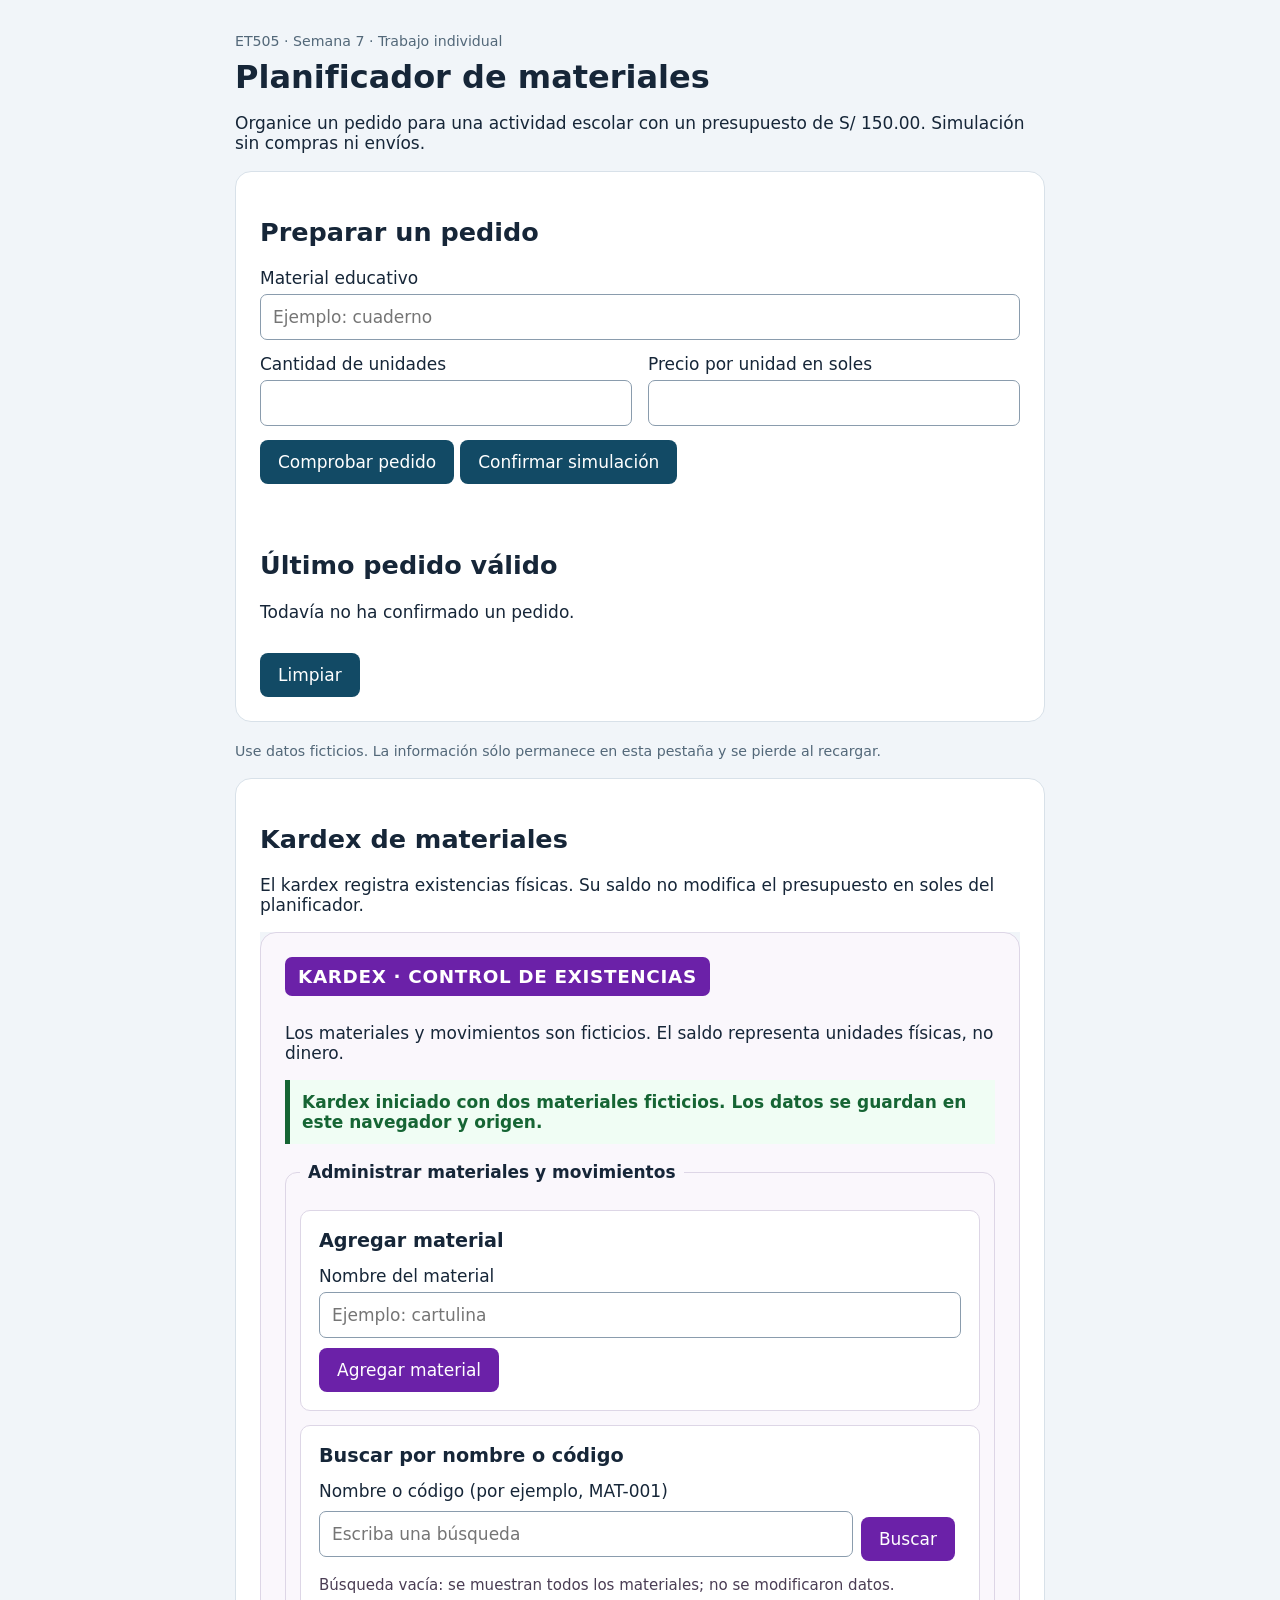
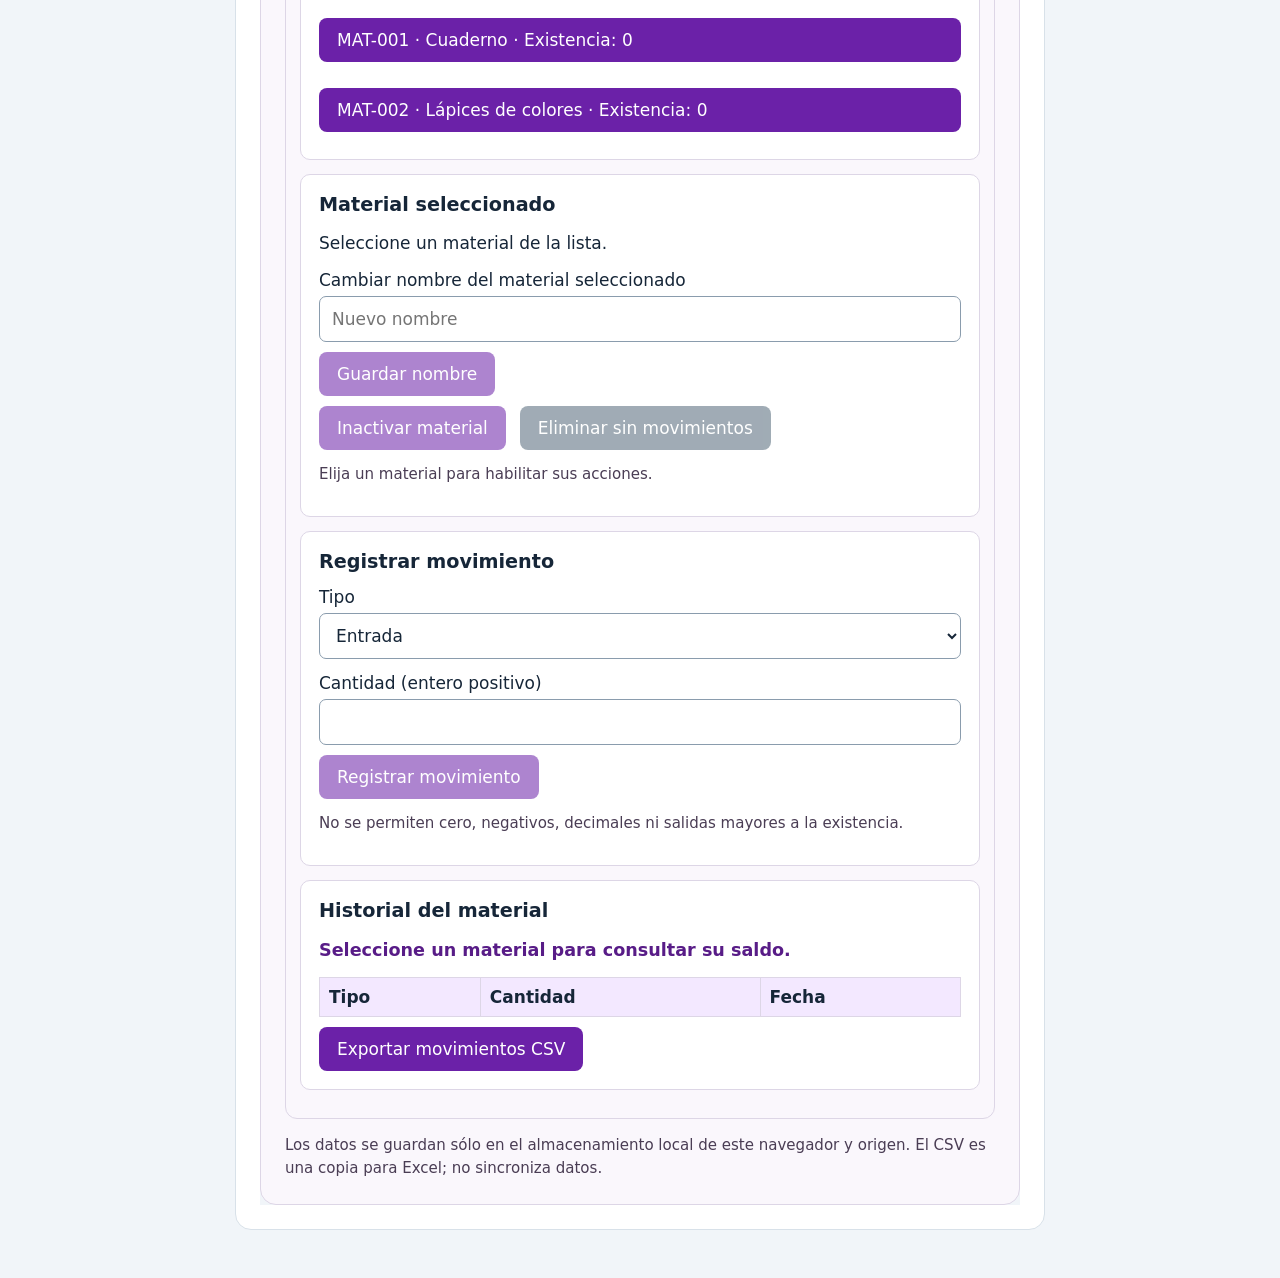
<file: index.html>
<!doctype html>

<html lang="es"><head><meta charset="utf-8"><meta name="viewport" content="width=device-width,initial-scale=1"><title>Planificador de materiales</title>

<link rel="stylesheet" href="styles.css"><style>.kardex-frame{display:block;width:100%;min-height:720px;border:0}</style></head>
<body><main><small>ET505 · Semana 7 · Trabajo individual</small><h1>Planificador de materiales</h1><p>Organice un pedido para una actividad escolar con un presupuesto de S/ 150.00. Simulación sin compras ni envíos.</p>


<section><h2>Preparar un pedido</h2><form id="formulario" novalidate><label for="material">Material educativo</label><input id="material" maxlength="60" placeholder="Ejemplo: cuaderno" autocomplete="off"><div class="grid"><div><label for="cantidad">Cantidad de unidades</label><input id="cantidad" type="number" min="1" max="30" step="1"></div><div><label for="precio">Precio por unidad en soles</label><input id="precio" type="number" min="0.01" max="50" step="0.01"></div></div><button id="comprobar" type="button">Comprobar pedido</button><button type="submit">Confirmar simulación</button><p id="mensaje" role="status" aria-live="polite" aria-atomic="true" tabindex="-1"></p></form><h2>Último pedido válido</h2><p id="vacio">Todavía no ha confirmado un pedido.</p><div id="ficha" hidden></div><button id="limpiar" type="button">Limpiar</button></section><small>Use datos ficticios. La información sólo permanece en esta pestaña y se pierde al recargar.</small>
<section aria-labelledby="kardex-titulo"><h2 id="kardex-titulo">Kardex de materiales</h2><p>El kardex registra existencias físicas. Su saldo no modifica el presupuesto en soles del planificador.</p><iframe class="kardex-frame" id="kardex-frame" title="Kardex de materiales" src="kardex.html"></iframe></section></main>
<script src="app.js"></script></body></html>
</file>
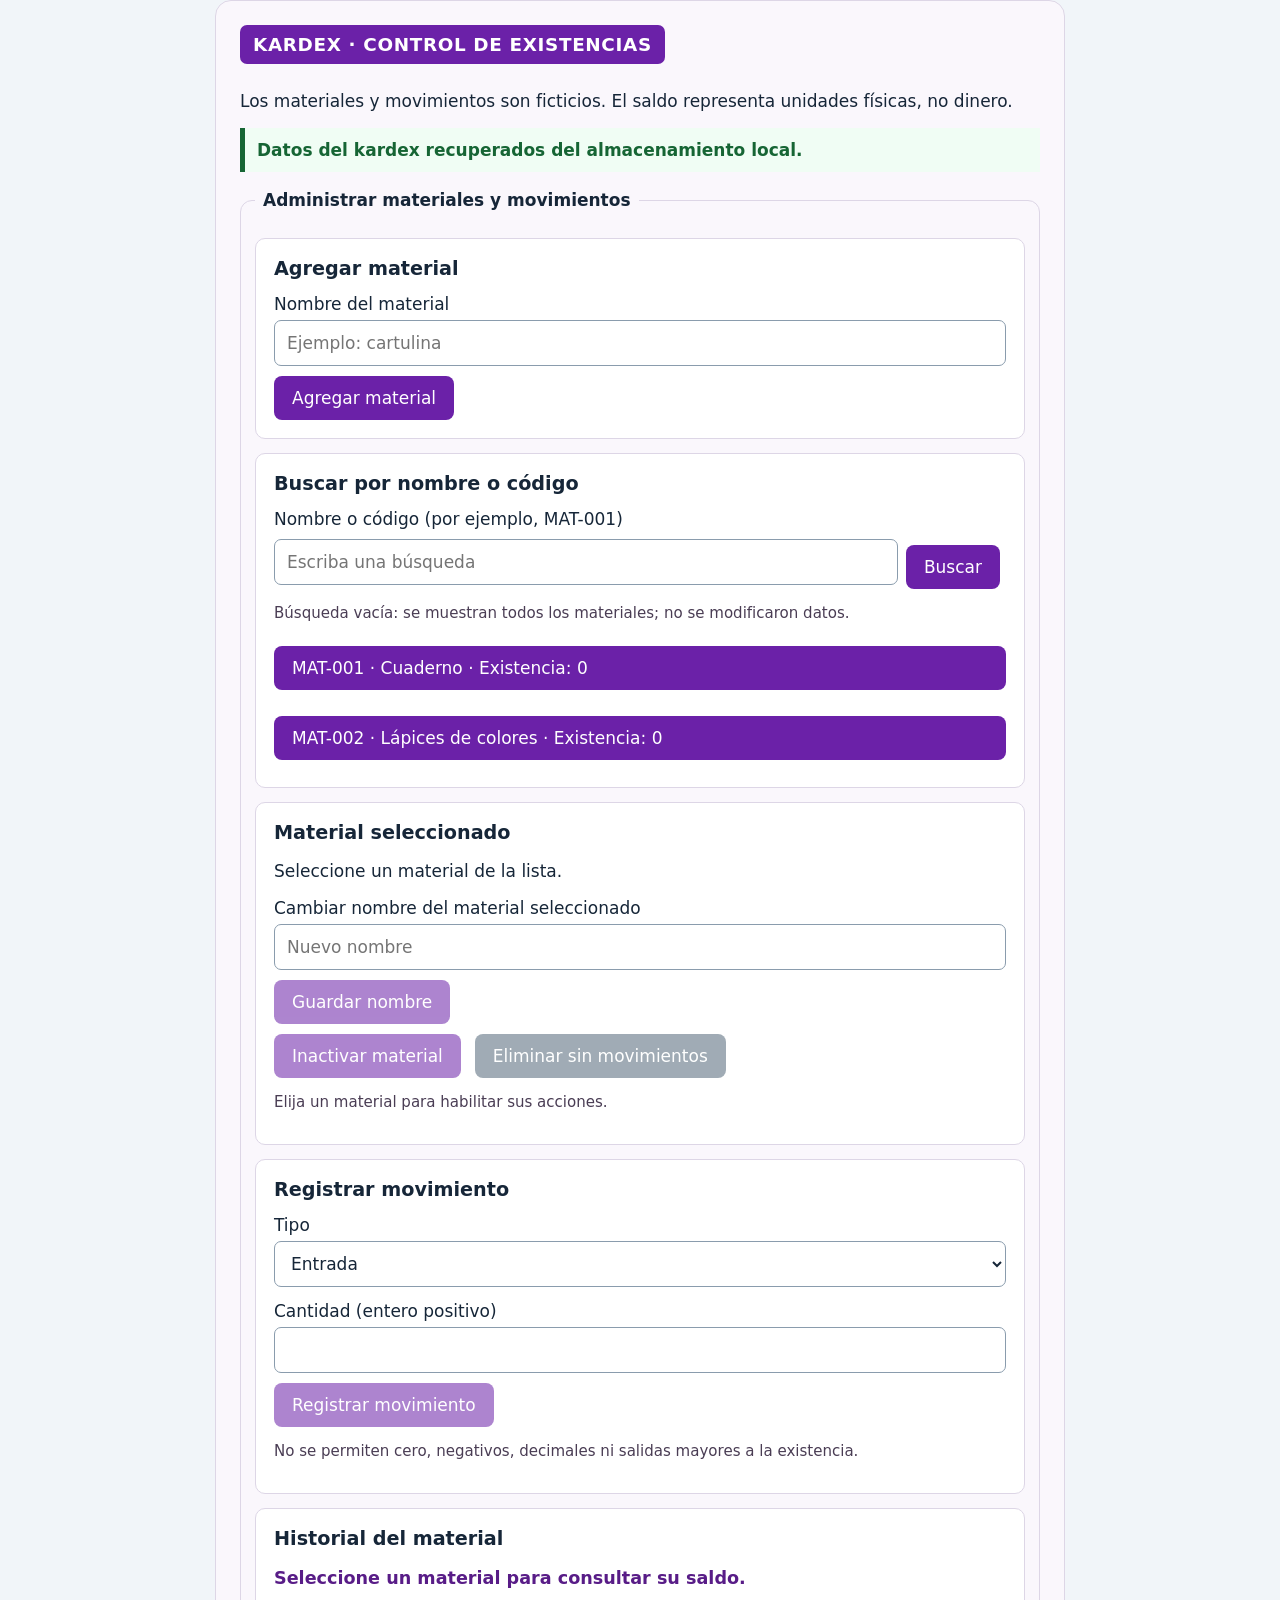
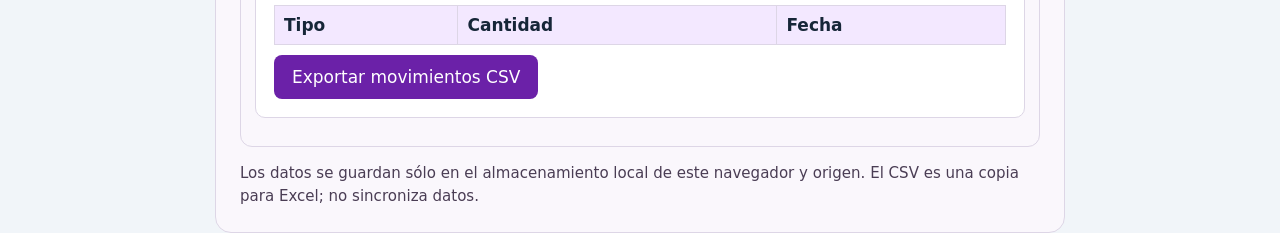
<file: kardex.html>
<!doctype html>
<html lang="es">
<head>
  <meta charset="utf-8">
  <meta name="viewport" content="width=device-width, initial-scale=1">
  <title>Kardex de materiales</title>
  <link rel="stylesheet" href="styles.css">
  <link rel="stylesheet" href="personalizacion.css">
</head>
<body class="kardex-incrustado">
  <main>
    <section class="kardex-panel" aria-labelledby="kardex-etiqueta">
      <p class="kardex-etiqueta" id="kardex-etiqueta">KARDEX · CONTROL DE EXISTENCIAS</p>
      <p>Los materiales y movimientos son ficticios. El saldo representa unidades físicas, no dinero.</p>

      <div id="kardex-mensaje" class="kardex-mensaje" role="status" aria-live="polite" aria-atomic="true"></div>
      <fieldset id="kardex-controles">
        <legend>Administrar materiales y movimientos</legend>

        <form id="kardex-alta" class="kardex-formulario" novalidate>
          <h2>Agregar material</h2>
          <label for="kardex-nuevo-nombre">Nombre del material</label>
          <input id="kardex-nuevo-nombre" maxlength="60" autocomplete="off" placeholder="Ejemplo: cartulina">
          <button type="submit">Agregar material</button>
        </form>

        <form id="kardex-busqueda" class="kardex-formulario" novalidate>
          <h2>Buscar por nombre o código</h2>
          <label for="kardex-consulta">Nombre o código (por ejemplo, MAT-001)</label>
          <div class="kardex-busqueda-fila">
            <input id="kardex-consulta" type="search" maxlength="80" autocomplete="off" placeholder="Escriba una búsqueda">
            <button type="submit">Buscar</button>
          </div>
          <p id="kardex-resultados-texto" class="kardex-ayuda"></p>
          <ul id="kardex-materiales" class="kardex-materiales" aria-label="Resultados de materiales"></ul>
        </form>

        <div class="kardex-formulario">
          <h2>Material seleccionado</h2>
          <p id="kardex-seleccion">Seleccione un material de la lista.</p>
          <form id="kardex-edicion" novalidate>
            <label for="kardex-nombre-editado">Cambiar nombre del material seleccionado</label>
            <input id="kardex-nombre-editado" maxlength="60" autocomplete="off" placeholder="Nuevo nombre">
            <button id="kardex-guardar-nombre" type="submit" disabled>Guardar nombre</button>
          </form>
          <div class="kardex-acciones">
            <button id="kardex-inactivar" type="button" disabled>Inactivar material</button>
            <button id="kardex-eliminar" type="button" class="kardex-secundario" disabled>Eliminar sin movimientos</button>
          </div>
          <p id="kardex-ayuda-acciones" class="kardex-ayuda">Elija un material para habilitar sus acciones.</p>
        </div>

        <form id="kardex-movimiento" class="kardex-formulario" novalidate>
          <h2>Registrar movimiento</h2>
          <label for="kardex-tipo">Tipo</label>
          <select id="kardex-tipo">
            <option value="entrada">Entrada</option>
            <option value="salida">Salida</option>
          </select>
          <label for="kardex-cantidad">Cantidad (entero positivo)</label>
          <input id="kardex-cantidad" type="number" min="1" step="1" inputmode="numeric">
          <button id="kardex-registrar" type="submit" disabled>Registrar movimiento</button>
          <p class="kardex-ayuda">No se permiten cero, negativos, decimales ni salidas mayores a la existencia.</p>
        </form>

        <div class="kardex-formulario">
          <h2>Historial del material</h2>
          <p id="kardex-saldo" class="kardex-saldo">Seleccione un material para consultar su saldo.</p>
          <div class="kardex-tabla-contenedor">
            <table>
              <thead><tr><th>Tipo</th><th>Cantidad</th><th>Fecha</th></tr></thead>
              <tbody id="kardex-historial"></tbody>
            </table>
          </div>
          <button id="kardex-exportar" type="button">Exportar movimientos CSV</button>
        </div>
      </fieldset>
      <p class="kardex-pie">Los datos se guardan sólo en el almacenamiento local de este navegador y origen. El CSV es una copia para Excel; no sincroniza datos.</p>
    </section>
  </main>
  <script src="kardex.js"></script>
</body>
</html>
</file>
<file: styles.css>
*{box-sizing:border-box}body{margin:0;background:#f1f5f9;color:#162638;font:17px system-ui}main{max-width:850px;margin:auto;padding:30px 20px}section{background:white;padding:24px;border-radius:16px;margin:18px 0;border:1px solid #d8e1e9}h1{font-size:32px;margin:8px 0}small{color:#536879}label{display:block;margin:14px 0 6px}input{width:100%;padding:12px;border:1px solid #8a9cad;border-radius:7px;font:inherit}.grid{display:grid;grid-template-columns:1fr 1fr;gap:16px}button{padding:12px 18px;border:0;border-radius:8px;background:#124a65;color:white;font:inherit;margin:14px 6px 0 0;cursor:pointer}button:focus-visible,input:focus-visible{outline:3px solid #ecaa22}#mensaje{min-height:28px;font-weight:600}#ficha{border-left:5px solid #16735a;padding:16px;background:#eef8f2;white-space:pre-line}li{margin:9px 0}@media(max-width:540px){.grid{grid-template-columns:1fr}h1{font-size:27px}}
#mensaje{white-space:pre-line}#mensaje.error{color:#991b1b;background:#fef2f2;border:2px solid #b91c1c;border-left-width:6px;border-radius:8px;padding:16px;font-weight:700}#mensaje.error:focus{outline:3px solid #b91c1c;outline-offset:3px}#mensaje.exito{color:#166534;background:#f0fdf4;border-left:5px solid #15803d;padding:14px}
</file>
<file: personalizacion.css>
:root {
  --kardex-primario: rgb(107, 33, 168);
  --kardex-primario-oscuro: rgb(88, 28, 135);
  --kardex-borde: rgb(221, 214, 230);
  --kardex-fondo: rgb(250, 247, 252);
  --kardex-texto-suave: rgb(74, 61, 84);
  --kardex-exito: rgb(22, 101, 52);
  --kardex-error: rgb(153, 27, 27);
}

.kardex-incrustado main {
  max-width: 850px;
  margin: 0 auto;
  padding: 0;
}

.kardex-panel {
  margin: 0;
  padding: 24px;
  border-color: var(--kardex-borde);
  background: var(--kardex-fondo);
}

.kardex-etiqueta {
  display: inline-block;
  margin: 0 0 10px;
  padding: 9px 13px;
  border-radius: 7px;
  background: var(--kardex-primario);
  color: #fff;
  font-size: 1.15rem;
  font-weight: 800;
  letter-spacing: 0.035em;
}

#kardex-controles {
  min-width: 0;
  margin: 18px 0 0;
  padding: 14px;
  border: 1px solid var(--kardex-borde);
  border-radius: 12px;
}

#kardex-controles legend {
  padding: 0 8px;
  font-weight: 700;
}

.kardex-formulario {
  margin: 14px 0;
  padding: 18px;
  border: 1px solid var(--kardex-borde);
  border-radius: 10px;
  background: #fff;
}

.kardex-formulario h2 {
  margin: 0 0 8px;
  font-size: 1.2rem;
}

.kardex-formulario input,
.kardex-formulario select {
  width: 100%;
  min-height: 46px;
  padding: 10px 12px;
  border: 1px solid #8a9cad;
  border-radius: 7px;
  background: #fff;
  color: #162638;
  font: inherit;
}

.kardex-formulario input:focus-visible,
.kardex-formulario select:focus-visible,
.kardex-panel button:focus-visible {
  outline: 3px solid #ecaa22;
  outline-offset: 2px;
}

.kardex-busqueda-fila,
.kardex-acciones {
  display: flex;
  flex-wrap: wrap;
  align-items: center;
  gap: 8px;
}

.kardex-busqueda-fila input {
  flex: 1 1 220px;
}

.kardex-panel button {
  margin: 10px 6px 0 0;
  background: var(--kardex-primario);
}

.kardex-panel button:hover:not(:disabled) {
  background: var(--kardex-primario-oscuro);
}

.kardex-panel button:disabled {
  cursor: not-allowed;
  opacity: 0.55;
}

.kardex-panel button.kardex-secundario {
  background: #536879;
}

.kardex-ayuda,
.kardex-pie {
  color: var(--kardex-texto-suave);
  font-size: 0.94rem;
}

.kardex-materiales {
  display: grid;
  gap: 8px;
  margin: 12px 0 0;
  padding: 0;
  list-style: none;
}

.kardex-materiales button {
  width: 100%;
  margin: 0;
  text-align: left;
}

.kardex-materiales button[aria-pressed="true"] {
  outline: 3px solid #ecaa22;
  outline-offset: 2px;
}

.kardex-materiales .inactivo {
  display: inline-block;
  margin-left: 8px;
  padding: 2px 6px;
  border-radius: 4px;
  background: #e5e7eb;
  color: #263445;
  font-size: 0.82rem;
}

.kardex-mensaje {
  min-height: 1.5em;
  margin: 10px 0;
  font-weight: 700;
  white-space: pre-line;
}

.kardex-mensaje.error {
  padding: 12px;
  border-left: 5px solid var(--kardex-error);
  background: #fef2f2;
  color: var(--kardex-error);
}

.kardex-mensaje.exito {
  padding: 12px;
  border-left: 5px solid var(--kardex-exito);
  background: #f0fdf4;
  color: var(--kardex-exito);
}

.kardex-saldo {
  color: var(--kardex-primario-oscuro);
  font-size: 1.1rem;
  font-weight: 800;
}

.kardex-tabla-contenedor {
  overflow-x: auto;
}

.kardex-tabla-contenedor table {
  width: 100%;
  border-collapse: collapse;
}

.kardex-tabla-contenedor th,
.kardex-tabla-contenedor td {
  padding: 9px;
  border: 1px solid var(--kardex-borde);
  text-align: left;
}

.kardex-tabla-contenedor th {
  background: #f3e8ff;
}

.kardex-pie {
  margin-bottom: 0;
  line-height: 1.5;
}

@media (max-width: 540px) {
  .kardex-panel {
    padding: 14px;
  }

  #kardex-controles {
    padding: 8px;
  }

  .kardex-formulario {
    padding: 14px;
  }
}
</file>
